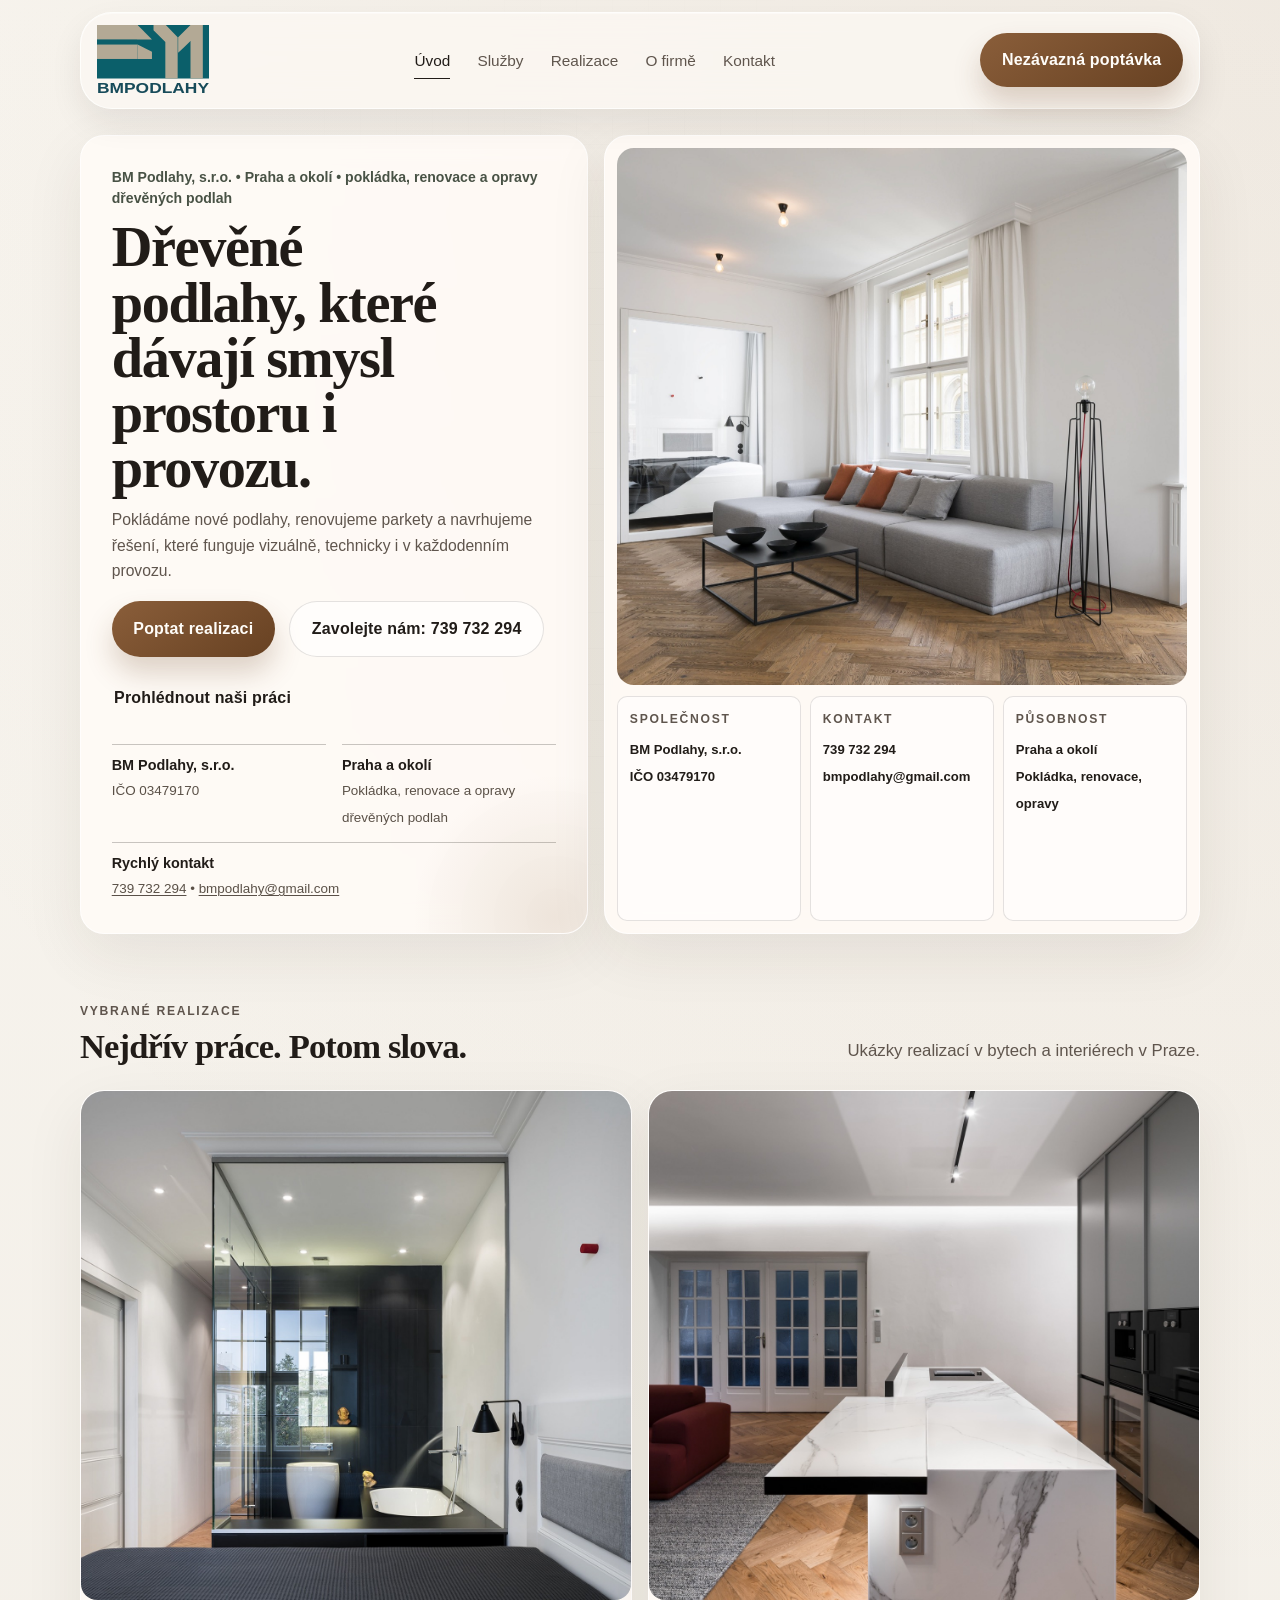
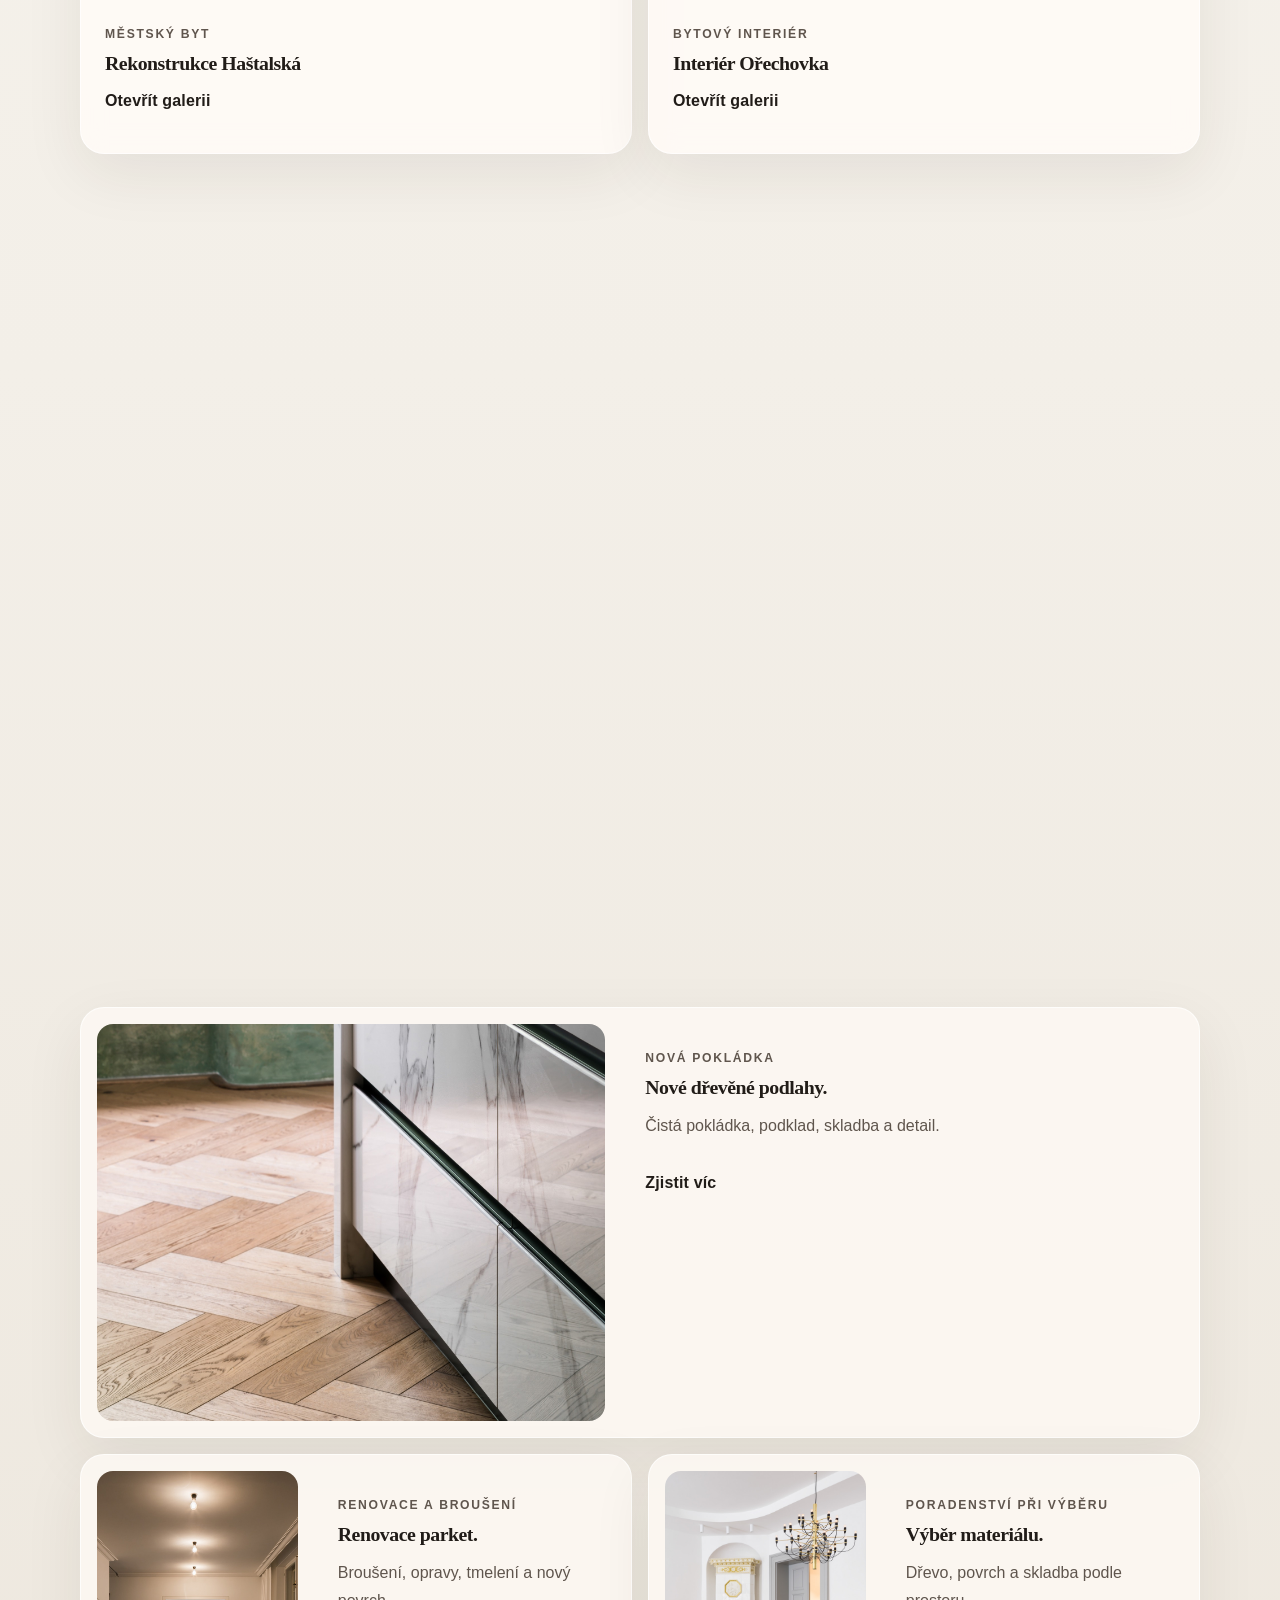
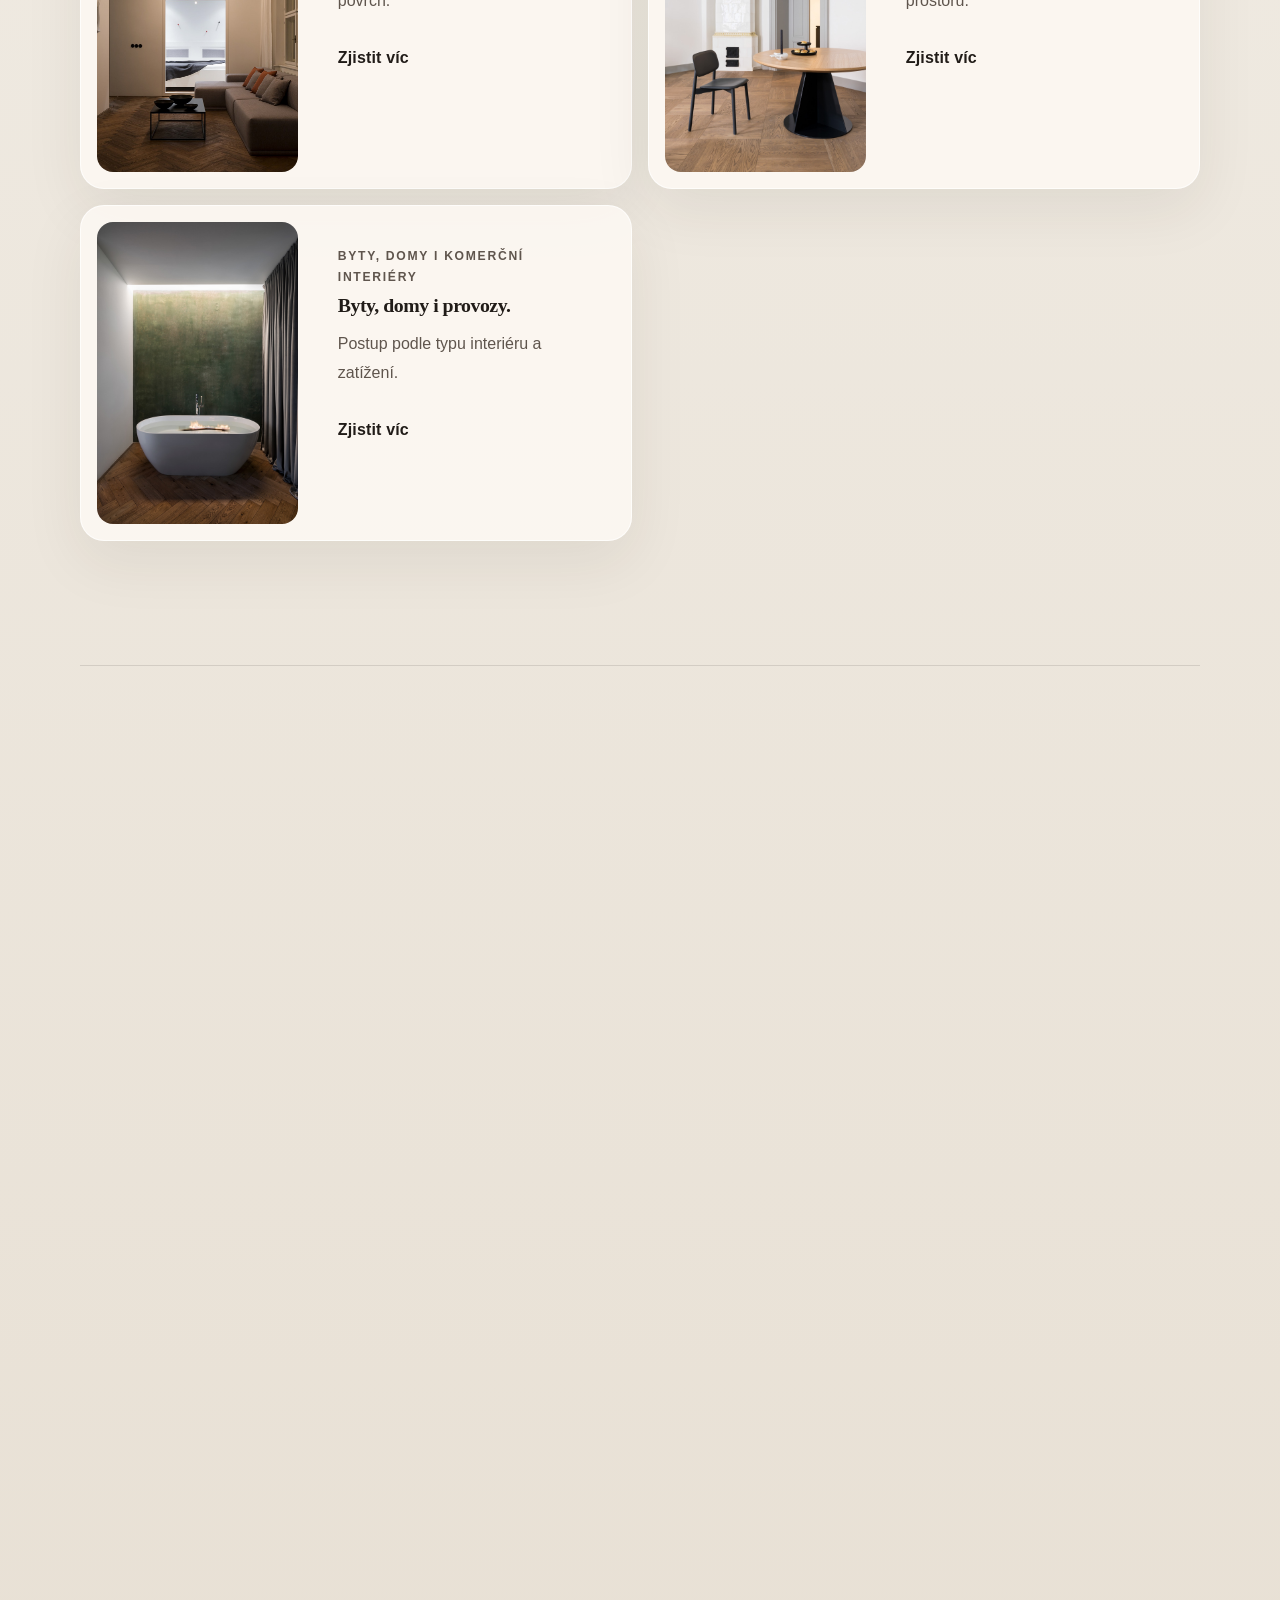
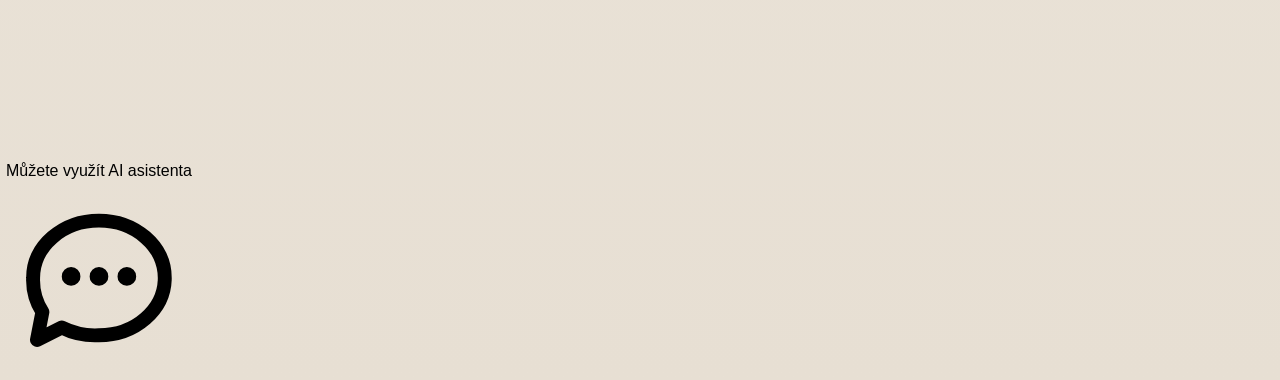
<file: index.html>
<!DOCTYPE html><!--hLVM0iVLAvZK_DgPac1hQ--><html lang="cs"><head><meta charSet="utf-8"/><meta name="viewport" content="width=device-width, initial-scale=1"/><link rel="stylesheet" href="styles.css"/><title>BM Podlahy, s.r.o. | Dřevěné podlahy Praha</title><meta name="description" content="Dřevěné podlahy, renovace parket a realizace interiérů v Praze a okolí."/></head><body data-page="home"><div hidden=""><!--$--><!--/$--></div><div>
  <a class="skip-link" href="#main">Přeskočit na obsah</a>

  <header class="site-header">
    <div class="shell">
      <nav class="nav" aria-label="Hlavní navigace">
        <a class="brand" href="./" aria-label="BM Podlahy, domovská stránka">
          <span class="brand-mark"><img src="assets/bm-podlahy-logo.svg" alt=""></span>
          <span class="brand-copy">
            <strong>BM Podlahy</strong>
            <span>Poctivá práce se dřevem a detailem</span>
          </span>
        </a>

        <div class="nav-links" id="site-menu">
          <a href="./" data-page="home" aria-current="page">Úvod</a>
          <a href="sluzby" data-page="sluzby">Služby</a>
          <a href="realizace" data-page="realizace">Realizace</a>
          <a href="o-firme" data-page="o-firme">O firmě</a>
          <a href="kontakt" data-page="kontakt">Kontakt</a>
        </div>

        <div class="nav-tools">
          <button class="nav-toggle" type="button" aria-expanded="false" aria-controls="site-menu" aria-label="Otevřít navigaci">
            <svg viewBox="0 0 24 24" fill="none" aria-hidden="true">
              <path d="M4 7H20M4 12H20M4 17H20" stroke="currentColor" stroke-width="1.8" stroke-linecap="round"/>
            </svg>
          </button>
          <a class="button" href="kontakt">Nezávazná poptávka</a>
        </div>
      </nav>
    </div>
  </header>

  <main class="page" id="main">
    <section class="hero">
      <div class="shell hero-grid">
        <section class="hero-copy reveal">
          <div class="hero-intro">
            <p class="trust-bar">BM Podlahy, s.r.o. • Praha a okolí • pokládka, renovace a opravy dřevěných podlah</p>
            <h1>Dřevěné podlahy, které dávají smysl prostoru i provozu.</h1>
            <p class="lede">
              Pokládáme nové podlahy, renovujeme parkety a navrhujeme řešení, které funguje vizuálně, technicky i v každodenním provozu.
            </p>
          </div>

          <div class="hero-actions">
            <a class="button" href="kontakt">Poptat realizaci</a>
            <a class="button-secondary hero-phone" href="tel:+420739732294" aria-label="Zavolejte nám na číslo 739 732 294">Zavolejte nám: 739 732 294</a>
            <a class="button-text hero-link" href="realizace">Prohlédnout naši práci</a>
          </div>

          <div class="hero-facts">
            <div class="fact">
              <strong>BM Podlahy, s.r.o.</strong>
              <span>IČO 03479170</span>
            </div>
            <div class="fact">
              <strong>Praha a okolí</strong>
              <span>Pokládka, renovace a opravy dřevěných podlah</span>
            </div>
            <div class="fact">
              <strong>Rychlý kontakt</strong>
              <span><a href="tel:+420739732294">739 732 294</a> • <a href="mailto:bmpodlahy@gmail.com">bmpodlahy@gmail.com</a></span>
            </div>
          </div>
        </section>

        <aside class="hero-media reveal" aria-label="Ukázka interiéru s dřevěnou podlahou">
          <div class="media-frame">
            
            <img src="assets/optimized/hero-interier.jpg" alt="Hlavní fotografie realizace dřevěné podlahy BM Podlahy">

          </div>
          <div class="hero-meta">
            <div class="meta-card">
              <small>Společnost</small>
              <strong>BM Podlahy, s.r.o.<br>IČO 03479170</strong>
            </div>
            <div class="meta-card">
              <small>Kontakt</small>
              <strong><a href="tel:+420739732294">739 732 294</a><br><a href="mailto:bmpodlahy@gmail.com">bmpodlahy@gmail.com</a></strong>
            </div>
            <div class="meta-card">
              <small>Působnost</small>
              <strong>Praha a okolí<br>Pokládka, renovace, opravy</strong>
            </div>
          </div>
        </aside>
      </div>
    </section>

    <section class="section">
      <div class="shell">
        <div class="section-header reveal">
          <div>
            <span class="section-label">Vybrané realizace</span>
            <h2>Nejdřív práce. Potom slova.</h2>
          </div>
          <p class="section-intro">Ukázky realizací v bytech a interiérech v Praze.</p>
        </div>

        <div class="project-grid">
          <article class="project-panel reveal">
            <a class="card-link-media" href="hastalska" aria-label="Otevřít detail realizace Haštalská">
              <div class="project-photo">
                <img src="assets/optimized/hastalska/hastalska-08.jpg" alt="Fotografie realizace BM Podlahy Haštalská">
              </div>
            </a>
            <div class="project-copy">
              <span class="detail-label">Městský byt</span>
              <h3><a class="project-title-link" href="hastalska">Rekonstrukce Haštalská</a></h3>
              <a class="button-text" href="hastalska">Otevřít galerii</a>
            </div>
          </article>

          <article class="project-panel reveal">
            <a class="card-link-media" href="orechovka" aria-label="Otevřít detail realizace Ořechovka">
              <div class="project-photo">
                <img src="assets/optimized/orechovka/orechovka-05.jpg" alt="Fotografie interiéru realizace BM Podlahy Ořechovka">
              </div>
            </a>
            <div class="project-copy">
              <span class="detail-label">Bytový interiér</span>
              <h3><a class="project-title-link" href="orechovka">Interiér Ořechovka</a></h3>
              <a class="button-text" href="orechovka">Otevřít galerii</a>
            </div>
          </article>

          <article class="project-panel reveal">
            <a class="card-link-media" href="dlouha" aria-label="Otevřít detail realizace Dlouhá">
              <div class="project-photo">
                <img src="assets/optimized/dlouha/dlouha-22.jpg" alt="Fotografie interiéru realizace BM Podlahy Dlouhá">
              </div>
            </a>
            <div class="project-copy">
              <span class="detail-label">Rekonstrukce</span>
              <h3><a class="project-title-link" href="dlouha">Rekonstrukce Dlouhá</a></h3>
              <a class="button-text" href="dlouha">Otevřít galerii</a>
            </div>
          </article>
        </div>

        <p class="section-intro reveal" style="margin-top: 1.2rem;">
          <a href="realizace"><strong>Zobrazit všechny realizace</strong></a>
        </p>
      </div>
    </section>

    <section class="section">
      <div class="shell">
        <div class="section-header reveal">
          <div>
            <span class="section-label">Služby</span>
            <h2>Služby stručně.</h2>
          </div>
          <p class="section-intro">Pokládka, renovace a poradenství k dřevěným podlahám.</p>
        </div>

        <div class="services-overview">
          <article class="service-preview featured reveal">
            <div class="gallery-photo">
              
              <img src="assets/optimized/realizace-dobrichovice-2.jpg" alt="Fotografie realizace dřevěné podlahy BM Podlahy">
            </div>
            <div class="project-copy">
              <span class="detail-label">Nová pokládka</span>
              <h3>Nové dřevěné podlahy.</h3>
              <p>Čistá pokládka, podklad, skladba a detail.</p>
              <a class="button-text" href="sluzby">Zjistit víc</a>
            </div>
          </article>

          <article class="service-preview reveal">
            <div class="gallery-photo">
              
              <img src="assets/optimized/realizace-vinohrady-1.jpg" alt="Fotografie detailu renovované dřevěné podlahy BM Podlahy">
            </div>
            <div class="project-copy">
              <span class="detail-label">Renovace a broušení</span>
              <h3>Renovace parket.</h3>
              <p>Broušení, opravy, tmelení a nový povrch.</p>
              <a class="button-text" href="sluzby">Zjistit víc</a>
            </div>
          </article>

          <article class="service-preview reveal">
            <div class="gallery-photo">
              
              <img src="assets/optimized/realizace-dejvice-1.jpg" alt="Fotografie interiéru s dřevěnou podlahou BM Podlahy">
            </div>
            <div class="project-copy">
              <span class="detail-label">Poradenství při výběru</span>
              <h3>Výběr materiálu.</h3>
              <p>Dřevo, povrch a skladba podle prostoru.</p>
              <a class="button-text" href="sluzby">Zjistit víc</a>
            </div>
          </article>

          <article class="service-preview reveal">
            <div class="gallery-photo">
              
              <img src="assets/optimized/realizace-karlin-1.jpg" alt="Fotografie realizace dřevěné podlahy v interiéru BM Podlahy">
            </div>
            <div class="project-copy">
              <span class="detail-label">Byty, domy i komerční interiéry</span>
              <h3>Byty, domy i provozy.</h3>
              <p>Postup podle typu interiéru a zatížení.</p>
              <a class="button-text" href="sluzby">Zjistit víc</a>
            </div>
          </article>
        </div>
      </div>
    </section>

    <section class="section">
      <div class="shell">
        <div class="section-header reveal">
          <div>
            <span class="section-label">Jak probíhá zakázka</span>
            <h2>Jednoduchý postup.</h2>
          </div>
          <p class="section-intro">Domluva, podklady, návrh, realizace.</p>
        </div>

        <div class="process-grid">
          <article class="process-step reveal">
            <strong>01</strong>
            <h3>Krátká domluva</h3>
            <p>Co řešíte, kde a v jakém rozsahu.</p>
          </article>
          <article class="process-step reveal">
            <strong>02</strong>
            <h3>Prohlídka nebo podklady</h3>
            <p>Stav prostoru, fotky nebo osobní prohlídka.</p>
          </article>
          <article class="process-step reveal">
            <strong>03</strong>
            <h3>Návrh postupu</h3>
            <p>Materiál, povrch, detail a harmonogram.</p>
          </article>
          <article class="process-step reveal">
            <strong>04</strong>
            <h3>Práce a předání</h3>
            <p>Hotová podlaha a doporučení k údržbě.</p>
          </article>
        </div>
      </div>
    </section>

    <section class="cta-band">
      <div class="shell cta-shell reveal">
        <div class="cta-copy">
          <span class="section-label">Máte prostor ve fázi rozhodování?</span>
          <h2>Pošlete fotky prostoru. Ozveme se s dalším krokem.</h2>
          <p>
            Stačí typ interiéru, přibližná plocha a stav podkladu.
          </p>
          <div class="hero-actions">
            <a class="button" href="kontakt">Otevřít kontaktní formulář</a>
            <a class="button-secondary" href="tel:+420739732294">739 732 294</a>
          </div>
        </div>
        <div class="cta-photo">
          
          <img src="assets/optimized/realizace-vinohrady-2.jpg" alt="Fotografie detailu dřevěné podlahy BM Podlahy">
        </div>
      </div>
    </section>
  </main>

  <footer class="footer">
    <div class="shell">
      <div class="footer-panel reveal">
        <div class="footer-grid">
          <div>
            <a class="brand" href="./">
              <span class="brand-mark"><img src="assets/bm-podlahy-logo.svg" alt=""></span>
              <span class="brand-copy">
                <strong>BM Podlahy, s.r.o.</strong>
                <span>IČO 03479170</span>
              </span>
            </a>
            <p class="footer-copy">
              Dřevěné podlahy, renovace a poradenství pro klienty, kteří chtějí kvalitní řemeslné řešení bez zbytečných okras kolem.
            </p>
          </div>
          <div class="footer-links">
            <span class="section-label">Navigace</span>
            <a href="sluzby">Služby</a>
            <a href="realizace">Realizace</a>
            <a href="o-firme">O firmě</a>
            <a href="kontakt">Kontakt</a>
          </div>
          <div class="footer-links">
            <span class="section-label">Kontakt</span>
            <a href="tel:+420739732294">739 732 294</a>
            <a href="mailto:bmpodlahy@gmail.com">bmpodlahy@gmail.com</a>
            <span class="footer-copy">K lipám 295/22, Praha 9, 190 00</span>
          </div>
        </div>
      </div>
    </div>
  </footer>

  </div><aside class="ai-chat" aria-label="AI asistent BM Podlahy"><button class="ai-launcher" type="button"><span>Můžete využít AI asistenta</span><span class="ai-launcher-icon"><svg aria-hidden="true" fill="none" viewBox="0 0 24 24"><path d="M7.2 18.4 4 20l.7-3.6A7.7 7.7 0 0 1 3.5 12c0-4.1 3.8-7.4 8.5-7.4s8.5 3.3 8.5 7.4-3.8 7.4-8.5 7.4a9.6 9.6 0 0 1-4.8-1Z" stroke="currentColor" stroke-linecap="round" stroke-linejoin="round" stroke-width="1.8"></path><path d="M8.4 11.8h.01M12 11.8h.01M15.6 11.8h.01" stroke="currentColor" stroke-linecap="round" stroke-width="2.4"></path></svg></span></button></aside><script src="script.js"></script></body></html>
</file>
<file: styles.css>
:root {
  --bg: #f3efe8;
  --bg-deep: #e7dfd3;
  --surface: rgba(255, 251, 246, 0.88);
  --surface-strong: #fcf8f2;
  --surface-dark: #221d19;
  --ink: #211c18;
  --ink-soft: #5f554d;
  --line: rgba(33, 28, 24, 0.12);
  --line-strong: rgba(33, 28, 24, 0.24);
  --wood: #8a5e3a;
  --wood-deep: #674122;
  --moss: #485245;
  --sand: #d9c8b4;
  --white: #fffdf9;
  --shadow-soft: 0 20px 60px rgba(52, 36, 24, 0.08);
  --shadow-strong: 0 26px 70px rgba(52, 36, 24, 0.12);
  --radius-sm: 10px;
  --radius-md: 16px;
  --radius-lg: 24px;
  --radius-xl: 30px;
  --space-1: 0.5rem;
  --space-2: 0.75rem;
  --space-3: 1rem;
  --space-4: 1.5rem;
  --space-5: 1.5rem;
  --space-6: 2.2rem;
  --space-7: 3.2rem;
  --space-8: 4.5rem;
  --max-width: 1120px;
  --text-sm: 0.95rem;
  --text-base: 1rem;
  --text-md: 1.125rem;
  --text-lg: 1.25rem;
  --text-xl: clamp(1.55rem, 2.8vw, 2.35rem);
  --text-hero: clamp(2.45rem, 5vw, 4.25rem);
}

*,
*::before,
*::after {
  box-sizing: border-box;
}

html {
  scroll-behavior: smooth;
  overflow-x: hidden;
}

body {
  margin: 0;
  color: var(--ink);
  font-family: "Source Sans 3", sans-serif;
  font-size: var(--text-base);
  line-height: 1.68;
  background:
    radial-gradient(circle at top right, rgba(138, 94, 58, 0.08), transparent 30%),
    linear-gradient(180deg, #f8f5ef 0%, var(--bg) 38%, var(--bg-deep) 100%);
  -webkit-font-smoothing: antialiased;
  text-rendering: optimizeLegibility;
}

body::before {
  content: "";
  position: fixed;
  inset: 0;
  pointer-events: none;
  background:
    linear-gradient(rgba(33, 28, 24, 0.018) 1px, transparent 1px),
    linear-gradient(90deg, rgba(33, 28, 24, 0.018) 1px, transparent 1px);
  background-size: 36px 36px;
  mask-image: radial-gradient(circle at center, black 38%, transparent 82%);
  opacity: 0.45;
}

img {
  display: block;
  max-width: 100%;
}

a {
  color: inherit;
  text-decoration: none;
}

button,
input,
select,
textarea {
  font: inherit;
}

button {
  border: 0;
  background: none;
}

.skip-link {
  position: absolute;
  left: 1rem;
  top: -4rem;
  z-index: 100;
  padding: 0.85rem 1.1rem;
  border-radius: 999px;
  color: var(--white);
  background: var(--surface-dark);
}

.skip-link:focus {
  top: 1rem;
}

.shell {
  width: min(calc(100% - 3rem), var(--max-width));
  margin: 0 auto;
}

.site-header {
  position: sticky;
  top: 0;
  z-index: 30;
  padding: 0.75rem 0;
  transition: padding 0.3s ease;
}

.site-header.is-scrolled {
  padding: 0.55rem 0;
}

.nav {
  display: flex;
  align-items: center;
  justify-content: space-between;
  gap: 1.25rem;
  padding: 0.75rem 1rem;
  border: 1px solid rgba(255, 255, 255, 0.72);
  border-radius: 2rem;
  background: rgba(252, 248, 242, 0.78);
  backdrop-filter: blur(16px);
  box-shadow:
    0 14px 32px rgba(36, 28, 20, 0.08),
    inset 0 1px 0 rgba(255, 255, 255, 0.4);
}

.brand {
  display: inline-flex;
  align-items: center;
  gap: 0.9rem;
  min-width: 0;
}

.brand-mark {
  flex: 0 0 auto;
  width: clamp(86px, 9vw, 112px);
}

.brand-mark img {
  display: block;
  width: 100%;
  height: auto;
}

.brand-copy {
  min-width: 0;
}

.site-header .brand-copy {
  display: none;
}

.footer .brand {
  align-items: flex-start;
}

.footer .brand-mark {
  width: clamp(118px, 14vw, 140px);
}

.brand-copy strong,
.brand-copy span {
  display: block;
}

.brand-copy strong {
  font-size: 0.95rem;
  letter-spacing: 0.08em;
  text-transform: uppercase;
}

.brand-copy span {
  color: var(--ink-soft);
  font-size: 0.85rem;
}

.nav-links {
  display: flex;
  align-items: center;
  gap: 1.7rem;
}

.nav-links a {
  position: relative;
  color: var(--ink-soft);
  font-size: 0.96rem;
}

.nav-links a::after {
  content: "";
  position: absolute;
  left: 0;
  bottom: -0.35rem;
  width: 100%;
  height: 1px;
  background: var(--ink);
  transform: scaleX(0);
  transform-origin: left;
  transition: transform 0.25s ease;
}

.nav-links a:hover::after,
.nav-links a[aria-current="page"]::after {
  transform: scaleX(1);
}

.nav-links a[aria-current="page"] {
  color: var(--ink);
}

.nav-tools {
  display: flex;
  align-items: center;
  gap: 0.85rem;
}

.nav-toggle {
  display: none;
  align-items: center;
  justify-content: center;
  width: 46px;
  height: 46px;
  border-radius: 50%;
  color: var(--ink);
  border: 1px solid var(--line);
  background: rgba(255, 255, 255, 0.52);
  cursor: pointer;
}

.nav-toggle svg {
  width: 22px;
  height: 22px;
}

.button,
.button-secondary,
.button-text {
  display: inline-flex;
  align-items: center;
  justify-content: center;
  gap: 0.65rem;
  min-height: 48px;
  padding: 0.85rem 1.35rem;
  border-radius: 999px;
  transition: transform 0.22s ease, background 0.22s ease, border-color 0.22s ease, box-shadow 0.22s ease;
}

.button {
  color: var(--white);
  font-weight: 700;
  letter-spacing: 0.01em;
  background: linear-gradient(145deg, var(--wood) 0%, var(--wood-deep) 100%);
  box-shadow: 0 16px 28px rgba(103, 65, 34, 0.22);
}

.button-secondary {
  color: var(--ink);
  font-weight: 700;
  letter-spacing: 0.01em;
  border: 1px solid var(--line);
  background: rgba(255, 255, 255, 0.58);
}

.button-text {
  padding-inline: 0;
  min-height: auto;
  color: var(--ink);
  font-weight: 700;
  letter-spacing: 0.01em;
}

.button:hover,
.button-secondary:hover,
.button-text:hover {
  transform: translateY(-2px);
}

.card-link-media {
  display: block;
  color: inherit;
}

.project-title-link,
.detail-backlink {
  color: inherit;
}

.project-title-link {
  text-decoration-thickness: 1px;
  text-underline-offset: 0.18em;
}

.detail-backlink {
  display: inline-flex;
  align-items: center;
  margin-bottom: 1rem;
  color: var(--ink-soft);
  font-weight: 700;
}

.detail-backlink:hover,
.project-title-link:hover {
  color: var(--wood-deep);
}

.page {
  padding-bottom: var(--space-8);
}

.hero {
  padding: 0.9rem 0 2rem;
}

.hero-grid {
  display: grid;
  grid-template-columns: minmax(0, 0.92fr) minmax(320px, 1.08fr);
  gap: 1rem;
  align-items: stretch;
}

.hero-copy,
.hero-media,
.surface-card,
.project-panel,
.quote-panel,
.contact-panel,
.footer-panel,
.list-panel,
.story-panel {
  border: 1px solid rgba(255, 255, 255, 0.7);
  background: var(--surface);
  backdrop-filter: blur(12px);
  box-shadow: var(--shadow-soft);
}

.hero-copy {
  position: relative;
  display: flex;
  flex-direction: column;
  justify-content: space-between;
  gap: 1.15rem;
  padding: clamp(1.25rem, 2.4vw, 2rem);
  border-radius: var(--radius-lg);
  overflow: hidden;
}

.hero-copy::after {
  content: "";
  position: absolute;
  right: -7rem;
  bottom: -8rem;
  width: 18rem;
  height: 18rem;
  border-radius: 50%;
  background: radial-gradient(circle, rgba(138, 94, 58, 0.14), transparent 70%);
}

.hero-intro {
  display: grid;
  gap: 0.7rem;
}

.trust-bar {
  display: inline-flex;
  flex-wrap: wrap;
  gap: 0.35rem;
  margin: 0;
  color: var(--moss);
  font-size: 0.88rem;
  font-weight: 700;
  line-height: 1.5;
}

.eyebrow {
  display: inline-flex;
  align-items: center;
  gap: 0.6rem;
  width: fit-content;
  padding: 0.5rem 0.9rem;
  border-radius: 999px;
  color: var(--moss);
  font-size: 0.84rem;
  font-weight: 800;
  letter-spacing: 0.02em;
  background: rgba(72, 82, 69, 0.08);
}

.eyebrow::before {
  content: "";
  width: 0.45rem;
  height: 0.45rem;
  border-radius: 50%;
  background: currentColor;
}

h1,
h2,
h3,
h4 {
  margin: 0;
  font-family: "Source Serif 4", serif;
  font-weight: 600;
  letter-spacing: -0.025em;
}

h1 {
  margin-top: 0;
  max-width: 12ch;
  font-size: clamp(2.15rem, 4.4vw, 4rem);
  line-height: 0.98;
}

h2 {
  font-size: clamp(1.45rem, 2.7vw, 2.45rem);
  line-height: 1.08;
}

h3 {
  font-size: clamp(1.08rem, 1.55vw, 1.45rem);
  line-height: 1.16;
}

.lede,
.section-intro,
.body-copy,
.card-copy,
.detail-copy,
.footer-copy {
  color: var(--ink-soft);
}

.lede {
  max-width: 60ch;
  margin: 0;
  font-size: 0.98rem;
  line-height: 1.6;
}

.hero-actions {
  display: flex;
  flex-wrap: wrap;
  gap: 0.9rem;
}

.hero-phone {
  white-space: nowrap;
}

.hero-link {
  min-height: 48px;
  padding-inline: 0.15rem;
}

.hero-facts {
  display: grid;
  grid-template-columns: repeat(2, minmax(0, 1fr));
  gap: 0.7rem 1rem;
}

.fact {
  padding-top: 0.7rem;
  border-top: 1px solid var(--line-strong);
}

.fact strong {
  display: block;
  margin-bottom: 0.18rem;
  color: var(--ink);
  font-size: 0.9rem;
  line-height: 1.25;
}

.fact:nth-child(3) {
  grid-column: span 2;
}

.fact span {
  color: rgba(80, 70, 61, 0.94);
  font-size: 0.84rem;
  line-height: 1.42;
}

.fact span a {
  text-decoration: underline;
  text-decoration-thickness: 1px;
  text-underline-offset: 0.18em;
}

.hero-media {
  display: grid;
  gap: 0.7rem;
  padding: 0.75rem;
  border-radius: var(--radius-lg);
}

.media-frame {
  position: relative;
  min-height: 440px;
  overflow: hidden;
  border-radius: calc(var(--radius-lg) - 0.45rem);
}

.media-frame img,
.gallery-photo img,
.project-photo img,
.story-photo img,
.cta-photo img {
  width: 100%;
  height: 100%;
  object-fit: cover;
}

.hero-note {
  position: absolute;
  left: 1rem;
  right: 1rem;
  bottom: 1rem;
  padding: 1rem 1.15rem;
  border-radius: 1.25rem;
  color: var(--white);
  background: rgba(30, 24, 20, 0.72);
  backdrop-filter: blur(10px);
}

.hero-note strong {
  display: block;
  margin-bottom: 0.35rem;
  font-size: 1rem;
}

.hero-note span {
  display: block;
  color: rgba(255, 255, 255, 0.82);
  font-size: 0.94rem;
  line-height: 1.55;
}

.hero-meta {
  display: grid;
  grid-template-columns: repeat(3, minmax(0, 1fr));
  gap: 0.55rem;
}

.meta-card {
  padding: 0.75rem;
  border-radius: var(--radius-sm);
  background: rgba(255, 255, 255, 0.52);
  border: 1px solid var(--line);
}

.meta-card small,
.section-label,
.detail-label,
.kicker {
  display: block;
  margin-bottom: 0.45rem;
  color: var(--ink-soft);
  font-size: 0.76rem;
  font-weight: 800;
  letter-spacing: 0.14em;
  text-transform: uppercase;
}

.meta-card strong {
  color: var(--ink);
  font-size: 0.82rem;
  line-height: 1.38;
}

.section-trust-intro {
  padding-top: 1rem;
}

.trust-intro {
  padding: 1.15rem 1.4rem;
  border: 1px solid rgba(255, 255, 255, 0.72);
  border-radius: var(--radius-lg);
  background: rgba(252, 248, 242, 0.72);
  box-shadow: var(--shadow-soft);
}

.trust-intro p {
  margin: 0;
  max-width: 72ch;
  color: var(--ink-soft);
  font-size: 1rem;
}

.trust-intro strong {
  color: var(--ink);
}

.section {
  padding: var(--space-6) 0 0;
}

.section-header {
  display: flex;
  align-items: end;
  justify-content: space-between;
  gap: 1.5rem;
  margin-bottom: 1.5rem;
}

.section-intro {
  max-width: 58ch;
  margin: 0;
  font-size: 1.05rem;
  line-height: 1.8;
}

.intro-grid,
.services-overview,
.process-grid,
.footer-grid,
.contact-grid,
.detail-grid,
.story-grid,
.stat-grid,
.gallery-grid,
.project-grid,
.service-sections {
  display: grid;
  gap: 1rem;
}

.intro-grid {
  grid-template-columns: minmax(0, 1.15fr) minmax(280px, 0.85fr);
}

.surface-card,
.list-panel,
.quote-panel,
.story-panel {
  padding: 1.5rem;
  border-radius: var(--radius-lg);
}

.surface-card h3,
.list-panel h3,
.quote-panel h3,
.story-panel h3 {
  margin-bottom: 0.85rem;
}

.surface-card p,
.surface-card li,
.list-panel p,
.list-panel li,
.quote-panel p,
.story-panel p,
.story-panel li,
.contact-panel p,
.project-copy p {
  color: var(--ink-soft);
}

.surface-card ul,
.story-panel ul,
.list-panel ul {
  margin: 1rem 0 0;
  padding-left: 1.1rem;
}

.quote-panel {
  display: flex;
  flex-direction: column;
  justify-content: space-between;
  background:
    linear-gradient(180deg, rgba(138, 94, 58, 0.08), rgba(138, 94, 58, 0.02)),
    var(--surface);
}

.quote-panel blockquote {
  margin: 0;
  font-family: "Source Serif 4", serif;
  font-size: clamp(1.45rem, 2.4vw, 2.1rem);
  line-height: 1.26;
}

.quote-panel cite {
  display: block;
  margin-top: 1rem;
  font-style: normal;
  color: var(--ink-soft);
}

.services-overview {
  grid-template-columns: repeat(2, minmax(0, 1fr));
}

.service-preview {
  display: grid;
  grid-template-columns: minmax(0, 0.8fr) minmax(0, 1.2fr);
  gap: 1rem;
  padding: 1rem;
  border-radius: var(--radius-lg);
  border: 1px solid rgba(255, 255, 255, 0.72);
  background: rgba(252, 248, 242, 0.9);
  box-shadow: var(--shadow-soft);
}

.service-preview.featured {
  grid-column: span 2;
  grid-template-columns: minmax(0, 0.95fr) minmax(0, 1.05fr);
}

.service-preview.featured .gallery-photo {
  min-height: 320px;
}

.service-preview .gallery-photo {
  min-height: 260px;
}

.gallery-photo,
.project-photo,
.story-photo,
.cta-photo {
  overflow: hidden;
  border-radius: calc(var(--radius-lg) - 0.5rem);
  background: #ddd2c6;
}

.project-grid {
  grid-template-columns: repeat(2, minmax(0, 1fr));
}

.project-panel {
  overflow: hidden;
  border-radius: var(--radius-lg);
}

.project-copy {
  padding: 1.5rem;
}

.project-copy p {
  margin: 0.8rem 0 1rem;
  line-height: 1.78;
}

.project-meta {
  display: flex;
  flex-wrap: wrap;
  gap: 0.6rem;
}

.tag {
  display: inline-flex;
  align-items: center;
  min-height: 32px;
  padding: 0.35rem 0.7rem;
  border-radius: 999px;
  color: var(--moss);
  font-size: 0.82rem;
  font-weight: 700;
  background: rgba(72, 82, 69, 0.08);
}

.project-photo {
  aspect-ratio: 1.08 / 1;
}

.process-grid {
  grid-template-columns: repeat(2, minmax(0, 1fr));
  gap: 0;
  border-top: 1px solid var(--line);
}

.process-step {
  padding: 1.45rem 1.2rem 1.5rem 0;
  border-radius: 0;
  border: 0;
  border-bottom: 1px solid var(--line);
  background: transparent;
  box-shadow: none;
}

.process-step:nth-child(odd) {
  padding-right: 1.8rem;
  border-right: 1px solid var(--line);
}

.process-step:nth-child(even) {
  padding-left: 1.8rem;
}

.process-step strong {
  display: inline-flex;
  align-items: center;
  justify-content: center;
  width: 2.3rem;
  height: 2.3rem;
  margin-bottom: 1rem;
  border-radius: 50%;
  color: var(--wood-deep);
  font-size: 0.92rem;
  background: rgba(138, 94, 58, 0.1);
}

.process-step p {
  margin: 0.7rem 0 0;
  color: var(--ink-soft);
}

.cta-band {
  margin-top: var(--space-6);
}

.cta-shell {
  display: grid;
  grid-template-columns: minmax(0, 1.1fr) minmax(280px, 0.9fr);
  gap: 1rem;
  padding: 1rem;
  border-radius: var(--radius-xl);
  border: 1px solid rgba(255, 255, 255, 0.72);
  background: var(--surface);
  box-shadow: var(--shadow-strong);
}

.cta-copy {
  padding: 1.8rem;
}

.cta-copy p {
  max-width: 56ch;
  color: var(--ink-soft);
}

.cta-photo {
  min-height: 100%;
}

.page-hero {
  padding: 1.6rem 0 2.2rem;
}

.page-hero-shell {
  display: grid;
  grid-template-columns: minmax(0, 1.1fr) minmax(260px, 0.9fr);
  gap: 1rem;
  padding: 1rem;
  border-radius: var(--radius-xl);
  border: 1px solid rgba(255, 255, 255, 0.7);
  background: var(--surface);
  box-shadow: var(--shadow-soft);
}

.page-hero-copy {
  padding: 1.7rem;
}

.page-hero-copy h1 {
  max-width: 12ch;
}

.page-hero-aside {
  display: grid;
  gap: 1rem;
}

.aside-note {
  padding: 1.25rem;
  border-radius: var(--radius-lg);
  background: rgba(255, 255, 255, 0.55);
  border: 1px solid var(--line);
}

.aside-note p {
  margin: 0.55rem 0 0;
  color: var(--ink-soft);
}

.detail-grid {
  grid-template-columns: minmax(0, 1.05fr) minmax(280px, 0.95fr);
}

.project-detail-hero .page-hero-copy h1 {
  max-width: 10ch;
}

.detail-panel {
  padding: 1.6rem;
  border-radius: var(--radius-lg);
  border: 1px solid rgba(255, 255, 255, 0.72);
  background: rgba(252, 248, 242, 0.88);
  box-shadow: var(--shadow-soft);
}

.detail-panel p {
  margin: 0.75rem 0 0;
  color: var(--ink-soft);
}

.detail-list {
  display: grid;
  gap: 0.85rem;
  margin-top: 1rem;
}

.detail-item {
  padding-top: 0.85rem;
  border-top: 1px solid var(--line);
}

.detail-item:first-child {
  padding-top: 0;
  border-top: 0;
}

.gallery-grid {
  grid-template-columns: repeat(12, minmax(0, 1fr));
}

.gallery-card {
  grid-column: span 6;
  overflow: hidden;
  border-radius: var(--radius-lg);
  border: 1px solid rgba(255, 255, 255, 0.72);
  background: rgba(252, 248, 242, 0.9);
  box-shadow: var(--shadow-soft);
}

.gallery-card.large {
  grid-column: span 7;
}

.gallery-card.small {
  grid-column: span 5;
}

.gallery-card .gallery-photo {
  aspect-ratio: 1.25 / 1;
}

.gallery-card .project-copy {
  padding-top: 1.2rem;
}

.service-sections {
  grid-template-columns: 1fr;
}

.service-block {
  display: grid;
  grid-template-columns: minmax(0, 1.05fr) minmax(280px, 0.95fr);
  gap: 1rem;
  padding: 1rem;
  border-radius: var(--radius-xl);
  border: 1px solid rgba(255, 255, 255, 0.72);
  background: rgba(252, 248, 242, 0.88);
  box-shadow: var(--shadow-soft);
}

.service-block:nth-child(even) {
  grid-template-columns: minmax(280px, 0.95fr) minmax(0, 1.05fr);
}

.service-block:nth-child(even) .service-copy {
  order: 2;
}

.service-block:nth-child(even) .service-photo {
  order: 1;
}

.service-copy {
  padding: 1.4rem;
}

.service-copy p {
  color: var(--ink-soft);
}

.service-block .service-photo {
  display: block;
}

.service-block .gallery-photo {
  min-height: 320px;
}

.mobile-project-galleries {
  display: none;
}

.mobile-project-gallery-list {
  display: grid;
  gap: 1rem;
}

.mobile-project-gallery-group {
  padding: 1rem;
  border-radius: var(--radius-lg);
  border: 1px solid rgba(255, 255, 255, 0.72);
  background: rgba(252, 248, 242, 0.9);
  box-shadow: var(--shadow-soft);
}

.mobile-project-gallery-group h3 {
  margin-bottom: 0.35rem;
}

.mobile-project-gallery-group p {
  margin: 0 0 0.9rem;
  color: var(--ink-soft);
}

.mobile-project-gallery-grid {
  display: grid;
  grid-template-columns: repeat(2, minmax(0, 1fr));
  gap: 0.6rem;
}

.mobile-project-gallery-grid .gallery-lightbox-trigger {
  display: block;
  width: 100%;
  min-height: 8.5rem;
  height: auto;
  aspect-ratio: 1 / 1;
  border-radius: calc(var(--radius-md) - 0.35rem);
  overflow: hidden;
  background: #ddd2c6;
}

.mobile-project-gallery-grid .gallery-lightbox-trigger img {
  display: block;
  width: 100%;
  height: auto;
  min-height: 8.5rem;
  aspect-ratio: 1 / 1;
  object-fit: cover;
}

.hastalska-gallery {
  grid-column: 1 / -1;
  display: grid;
  gap: 0.9rem;
  padding: 0 1.4rem 1.4rem;
}

.project-gallery {
  display: grid;
  gap: 0.9rem;
}

.hastalska-hero-grid,
.hastalska-mosaic {
  display: grid;
  grid-template-columns: repeat(12, minmax(0, 1fr));
  gap: 0.9rem;
}

.hastalska-item {
  margin: 0;
}

.hastalska-item img {
  width: 100%;
  height: 100%;
  object-fit: cover;
  display: block;
}

.gallery-lightbox-trigger {
  width: 100%;
  height: 100%;
  padding: 0;
  border: 0;
  background: transparent;
  cursor: zoom-in;
}

.gallery-lightbox-trigger img {
  transition: transform 0.28s ease, filter 0.28s ease;
}

.gallery-lightbox-trigger:hover img {
  transform: scale(1.02);
  filter: saturate(1.02);
}

.lightbox {
  position: fixed;
  inset: 0;
  z-index: 80;
  display: grid;
  place-items: center;
  padding: 1.25rem;
}

.lightbox[hidden] {
  display: none;
}

.lightbox-backdrop {
  position: absolute;
  inset: 0;
  background: rgba(25, 22, 18, 0.82);
  backdrop-filter: blur(6px);
}

.lightbox-dialog {
  position: relative;
  z-index: 1;
  width: min(1100px, calc(100vw - 2rem));
  max-height: calc(100vh - 2rem);
  padding: 0.85rem 0.85rem 1rem;
  border-radius: 1.35rem;
  background: rgba(248, 243, 236, 0.98);
  box-shadow: 0 30px 60px rgba(20, 16, 12, 0.32);
}

.lightbox-image {
  display: block;
  width: 100%;
  max-height: calc(100vh - 7rem);
  object-fit: contain;
  border-radius: 1rem;
  background: #e5ddd2;
}

.lightbox-caption {
  margin: 0.8rem 0 0.1rem;
  color: var(--ink-soft);
  font-size: 0.96rem;
}

.lightbox-close {
  position: absolute;
  top: 0.45rem;
  right: 0.45rem;
  display: inline-flex;
  align-items: center;
  justify-content: center;
  width: 2.6rem;
  height: 2.6rem;
  padding: 0;
  border: 0;
  border-radius: 50%;
  color: var(--ink);
  font-size: 1.7rem;
  line-height: 1;
  background: rgba(255, 255, 255, 0.86);
  cursor: pointer;
}

.hastalska-hero-grid .hastalska-item.landscape {
  grid-column: span 5;
  aspect-ratio: 1.24 / 1;
}

.hastalska-hero-grid .hastalska-item.portrait {
  grid-column: span 2;
  aspect-ratio: 0.68 / 1;
}

.hastalska-mosaic .hastalska-item.landscape {
  grid-column: span 4;
  aspect-ratio: 1.14 / 1;
}

.hastalska-mosaic .hastalska-item.landscape.wide {
  grid-column: span 6;
  aspect-ratio: 1.48 / 1;
}

.hastalska-mosaic .hastalska-item.portrait {
  grid-column: span 4;
  aspect-ratio: 0.82 / 1;
}

.hastalska-mosaic .hastalska-item.portrait.narrow {
  grid-column: span 2;
  aspect-ratio: 0.68 / 1;
}

.service-points {
  display: grid;
  gap: 0.8rem;
  margin-top: 1rem;
}

.service-points div {
  padding-top: 0.8rem;
  border-top: 1px solid var(--line);
}

.service-points div:first-child {
  padding-top: 0;
  border-top: 0;
}

.service-photo {
  min-height: 100%;
}

.story-grid {
  grid-template-columns: minmax(0, 1fr) minmax(0, 1fr);
}

.story-photo {
  aspect-ratio: 1 / 1.05;
}

.stat-grid {
  grid-template-columns: repeat(3, minmax(0, 1fr));
}

.trust-stats {
  margin-top: 1rem;
}

.stat-card {
  padding: 1.35rem;
  border-radius: var(--radius-lg);
  border: 1px solid rgba(255, 255, 255, 0.72);
  background: rgba(252, 248, 242, 0.88);
  box-shadow: var(--shadow-soft);
}

.stat-card strong {
  display: block;
  font-size: clamp(1.05rem, 1.35vw, 1.28rem);
  line-height: 1.15;
  letter-spacing: 0;
}

.stat-card span {
  display: block;
  margin-top: 0.55rem;
  color: var(--ink-soft);
}

.contact-grid {
  grid-template-columns: minmax(0, 0.9fr) minmax(0, 1.1fr);
}

.contact-panel {
  padding: 1.5rem;
  border-radius: var(--radius-xl);
}

.contact-list {
  display: grid;
  gap: 0.85rem;
  margin-top: 1.2rem;
}

.contact-item {
  padding: 1rem 1.1rem;
  border-radius: var(--radius-md);
  background: rgba(255, 255, 255, 0.58);
  border: 1px solid var(--line);
}

.contact-item strong {
  display: block;
  margin-top: 0.25rem;
  font-size: 1rem;
}

.contact-form {
  display: grid;
  gap: 1rem;
  padding: 1.7rem;
  border-radius: var(--radius-xl);
  color: var(--white);
  background:
    linear-gradient(160deg, rgba(33, 28, 24, 0.98), rgba(47, 39, 31, 0.96)),
    var(--surface-dark);
  box-shadow: var(--shadow-strong);
}

.contact-form p {
  margin: 0;
  color: rgba(255, 255, 255, 0.76);
}

.field-grid {
  display: grid;
  grid-template-columns: repeat(2, minmax(0, 1fr));
  gap: 0.9rem;
}

.field {
  display: grid;
  gap: 0.45rem;
}

.field label {
  font-size: 0.92rem;
  color: rgba(255, 255, 255, 0.88);
}

.field input,
.field select,
.field textarea {
  width: 100%;
  padding: 0.95rem 1rem;
  border: 1px solid rgba(255, 255, 255, 0.15);
  border-radius: 1rem;
  color: var(--white);
  background: rgba(255, 255, 255, 0.07);
  transition: border-color 0.2s ease, background 0.2s ease;
}

.field input::placeholder,
.field textarea::placeholder {
  color: rgba(255, 255, 255, 0.42);
}

.field input:focus,
.field select:focus,
.field textarea:focus {
  outline: none;
  border-color: rgba(217, 200, 180, 0.7);
  background: rgba(255, 255, 255, 0.1);
}

.field textarea {
  min-height: 160px;
  resize: vertical;
}

.form-note,
.form-message {
  font-size: 0.9rem;
  line-height: 1.6;
}

.form-note {
  color: rgba(255, 255, 255, 0.64);
}

.form-message {
  display: none;
  padding: 0.9rem 1rem;
  border-radius: 1rem;
  color: rgba(255, 255, 255, 0.9);
  background: rgba(217, 200, 180, 0.14);
  border: 1px solid rgba(217, 200, 180, 0.2);
}

.form-message.visible {
  display: block;
}

.footer {
  padding-top: var(--space-7);
}

.footer-panel {
  padding: 1.5rem;
  border-radius: var(--radius-xl);
}

.footer-grid {
  grid-template-columns: minmax(0, 1fr) minmax(0, 0.9fr) minmax(0, 0.9fr);
  align-items: start;
}

.footer-copy {
  font-size: 0.94rem;
}

.footer-links {
  display: grid;
  gap: 0.5rem;
}

.reveal {
  opacity: 0;
  transform: translateY(28px);
  transition: opacity 0.65s ease, transform 0.65s ease;
}

@media (max-width: 900px) {
  .reveal {
    opacity: 1;
    transform: none;
    transition: none;
  }

  .nav {
    padding: 0.9rem 1rem;
    gap: 0.75rem;
    border-radius: 1.75rem;
  }

  .nav-links {
    flex-wrap: wrap;
    gap: 1rem;
    justify-content: center;
  }

  .hero {
    padding: 0.8rem 0 1.8rem;
  }

  .hero-grid,
  .intro-grid {
    grid-template-columns: 1fr;
  }

  .hero-meta,
  .hero-facts,
  .stat-grid,
  .project-grid,
  .field-grid {
    grid-template-columns: repeat(2, minmax(0, 1fr));
    gap: 0.8rem;
  }

  .footer-grid,
  .contact-grid,
  .detail-grid,
  .story-grid,
  .service-sections {
    grid-template-columns: 1fr;
  }

  .hero-copy {
    padding: 1.2rem;
  }

  .trust-bar {
    font-size: 0.85rem;
  }

  .hero-media {
    padding: 0.9rem;
  }

  .media-frame {
    min-height: 340px;
  }

  .hero-note {
    left: 0.9rem;
    right: 0.9rem;
    bottom: 0.9rem;
    padding: 0.9rem 1rem;
  }

  .hero-note strong {
    font-size: 0.95rem;
  }

  .hero-note span,
  .meta-card strong,
  .feature-copy,
  .field label,
  .nav-links a {
    font-size: 0.9rem;
  }

  .section-header {
    flex-direction: column;
    align-items: flex-start;
    gap: 0.9rem;
  }

  .footer-grid {
    gap: 1rem;
  }
}

@media (max-width: 640px) {
  .nav {
    padding: 0.85rem 0.95rem;
  }

  .brand-mark {
    width: 88px;
  }

  .brand-copy strong {
    font-size: 0.9rem;
  }

  .brand-copy span,
  .footer-copy,
  .section-intro,
  .lede,
  .hero-note span {
    font-size: 0.95rem;
  }

  .hero {
    padding: 0.65rem 0 1.5rem;
  }

  .hero-copy {
    padding: 1rem;
  }

  .trust-bar {
    font-size: 0.82rem;
  }

  .hero-meta,
  .hero-facts,
  .stat-grid,
  .project-grid,
  .field-grid {
    grid-template-columns: repeat(2, minmax(0, 1fr));
    gap: 0.7rem;
  }

  .footer-grid,
  .contact-grid,
  .detail-grid,
  .story-grid,
  .service-sections {
    grid-template-columns: 1fr;
  }

  .media-frame {
    min-height: 260px;
  }

  .hero-note {
    left: 0.75rem;
    right: 0.75rem;
    bottom: 0.75rem;
    padding: 0.85rem 0.95rem;
  }

  .meta-card {
    padding: 0.8rem;
  }

  .hero-actions {
    gap: 0.65rem;
  }

  .contact-form {
    padding: 1.2rem;
  }

  .contact-panel,
  .surface-card,
  .list-panel,
  .quote-panel,
  .story-panel,
  .footer-panel {
    padding: 1.2rem;
  }

  .field input,
  .field select,
  .field textarea {
    padding: 0.85rem 0.95rem;
  }
}

.reveal.is-visible {
  opacity: 1;
  transform: translateY(0);
}

@media (prefers-reduced-motion: reduce) {
  html {
    scroll-behavior: auto;
  }

  .reveal {
    opacity: 1;
    transform: none;
    transition: none;
  }

  .button,
  .button-secondary,
  .button-text,
  .gallery-lightbox-trigger img,
  .nav-links a::after,
  .site-header {
    transition: none;
  }
}

@media (max-width: 1100px) {
  .hero-grid,
  .cta-shell,
  .page-hero-shell,
  .detail-grid,
  .contact-grid,
  .story-grid,
  .service-block,
  .service-block:nth-child(even),
  .intro-grid,
  .services-overview,
  .project-grid,
  .process-grid,
  .footer-grid {
    grid-template-columns: 1fr;
  }

  .service-block:nth-child(even) .service-copy,
  .service-block:nth-child(even) .service-photo {
    order: initial;
  }

  .hero-facts,
  .hero-meta,
  .stat-grid {
    grid-template-columns: repeat(2, minmax(0, 1fr));
  }

  .gallery-card,
  .gallery-card.large,
  .gallery-card.small,
  .service-preview.featured {
    grid-column: span 12;
  }

  .hastalska-hero-grid,
  .hastalska-mosaic {
    grid-template-columns: repeat(6, minmax(0, 1fr));
  }

  .hastalska-hero-grid .hastalska-item.landscape,
  .hastalska-hero-grid .hastalska-item.portrait,
  .hastalska-mosaic .hastalska-item.landscape,
  .hastalska-mosaic .hastalska-item.landscape.wide,
  .hastalska-mosaic .hastalska-item.portrait,
  .hastalska-mosaic .hastalska-item.portrait.narrow {
    grid-column: span 3;
  }
}

@media (max-width: 780px) {
  .shell {
    width: min(calc(100% - 1.25rem), var(--max-width));
  }

  .nav {
    position: relative;
    display: flex;
    align-items: center;
    justify-content: space-between;
    gap: 0.85rem;
    border-radius: 1.45rem;
  }

  .nav-toggle {
    display: inline-flex;
  }

  .nav-links,
  .nav-tools .button {
    display: none;
  }

  .nav.is-open .nav-links {
    display: flex;
    flex-direction: column;
    align-items: flex-start;
    position: absolute;
    top: calc(100% + 0.65rem);
    left: 0;
    right: 0;
    width: 100%;
    padding: 1rem 1.1rem;
    gap: 0.9rem;
    border: 1px solid rgba(255, 255, 255, 0.72);
    border-radius: 1.35rem;
    background: rgba(252, 248, 242, 0.96);
    backdrop-filter: blur(18px);
    box-shadow: 0 18px 36px rgba(36, 28, 20, 0.12);
  }

  .nav.is-open .nav-tools .button {
    display: inline-flex;
  }

  .nav-tools {
    width: auto;
    flex: 0 0 auto;
    justify-content: flex-end;
  }

  body[data-page="home"] .hero-copy {
    gap: 1.3rem;
  }

  body[data-page="home"] .hero-copy .hero-actions {
    display: grid;
    grid-template-columns: 1fr;
    gap: 0.75rem;
  }

  body[data-page="home"] .hero-copy .hero-actions .button,
  body[data-page="home"] .hero-copy .hero-actions .button-secondary {
    width: 100%;
  }

  body[data-page="home"] .hero-copy .hero-actions .hero-link {
    min-height: auto;
    justify-content: flex-start;
    padding: 0.15rem 0;
  }

  .hero,
  .page-hero {
    padding-top: 0.75rem;
  }

  .hero-copy,
  .hero-media,
  .surface-card,
  .list-panel,
  .quote-panel,
  .story-panel,
  .project-copy,
  .cta-copy,
  .page-hero-copy,
  .detail-panel,
  .contact-panel,
  .contact-form,
  .footer-panel,
  .service-copy {
    padding: 1rem;
  }

  .hero-copy,
  .hero-media,
  .page-hero-shell,
  .cta-shell,
  .service-block,
  .contact-form,
  .footer-panel {
    border-radius: 1.6rem;
  }

  .media-frame {
    min-height: 280px;
  }

  body[data-page="home"] h1 {
    max-width: 11ch;
    font-size: clamp(2rem, 10vw, 3rem);
    line-height: 0.98;
  }

  body[data-page="home"] .lede {
    font-size: 0.95rem;
    line-height: 1.55;
  }

  .hero-facts,
  .hero-meta,
  .field-grid,
  .stat-grid {
    grid-template-columns: 1fr;
  }

  .fact:nth-child(3) {
    grid-column: auto;
  }

  .service-preview {
    grid-template-columns: 1fr;
  }

  .process-grid {
    grid-template-columns: 1fr;
  }

  .process-step,
  .process-step:nth-child(odd),
  .process-step:nth-child(even) {
    padding: 1.15rem 0;
    border-right: 0;
  }

  .service-block .gallery-photo {
    min-height: 240px;
  }

  .hastalska-gallery {
    padding: 0 1.2rem 1.2rem;
  }

  .mobile-project-galleries {
    display: block;
  }

  .mobile-project-gallery-grid {
    grid-template-columns: 1fr;
    gap: 0.55rem;
  }

  .mobile-project-gallery-grid .gallery-lightbox-trigger,
  .mobile-project-gallery-grid .gallery-lightbox-trigger img {
    min-height: 12rem;
  }

  .hastalska-hero-grid,
  .hastalska-mosaic {
    grid-template-columns: 1fr;
    gap: 0.75rem;
  }

  .hastalska-hero-grid .hastalska-item.landscape,
  .hastalska-hero-grid .hastalska-item.portrait,
  .hastalska-mosaic .hastalska-item.landscape,
  .hastalska-mosaic .hastalska-item.landscape.wide,
  .hastalska-mosaic .hastalska-item.portrait,
  .hastalska-mosaic .hastalska-item.portrait.narrow {
    grid-column: span 1;
  }

  .project-gallery .hastalska-item {
    min-height: 14rem;
  }

  .lightbox {
    padding: 0.65rem;
  }

  .lightbox-dialog {
    width: calc(100vw - 1.3rem);
    padding: 0.65rem 0.65rem 0.85rem;
    border-radius: 1rem;
  }

  .lightbox-image {
    max-height: calc(100vh - 6rem);
  }

  .section-header {
    align-items: flex-start;
    flex-direction: column;
  }

  h1 {
    font-size: clamp(2.7rem, 16vw, 4.2rem);
  }
}
</file>
